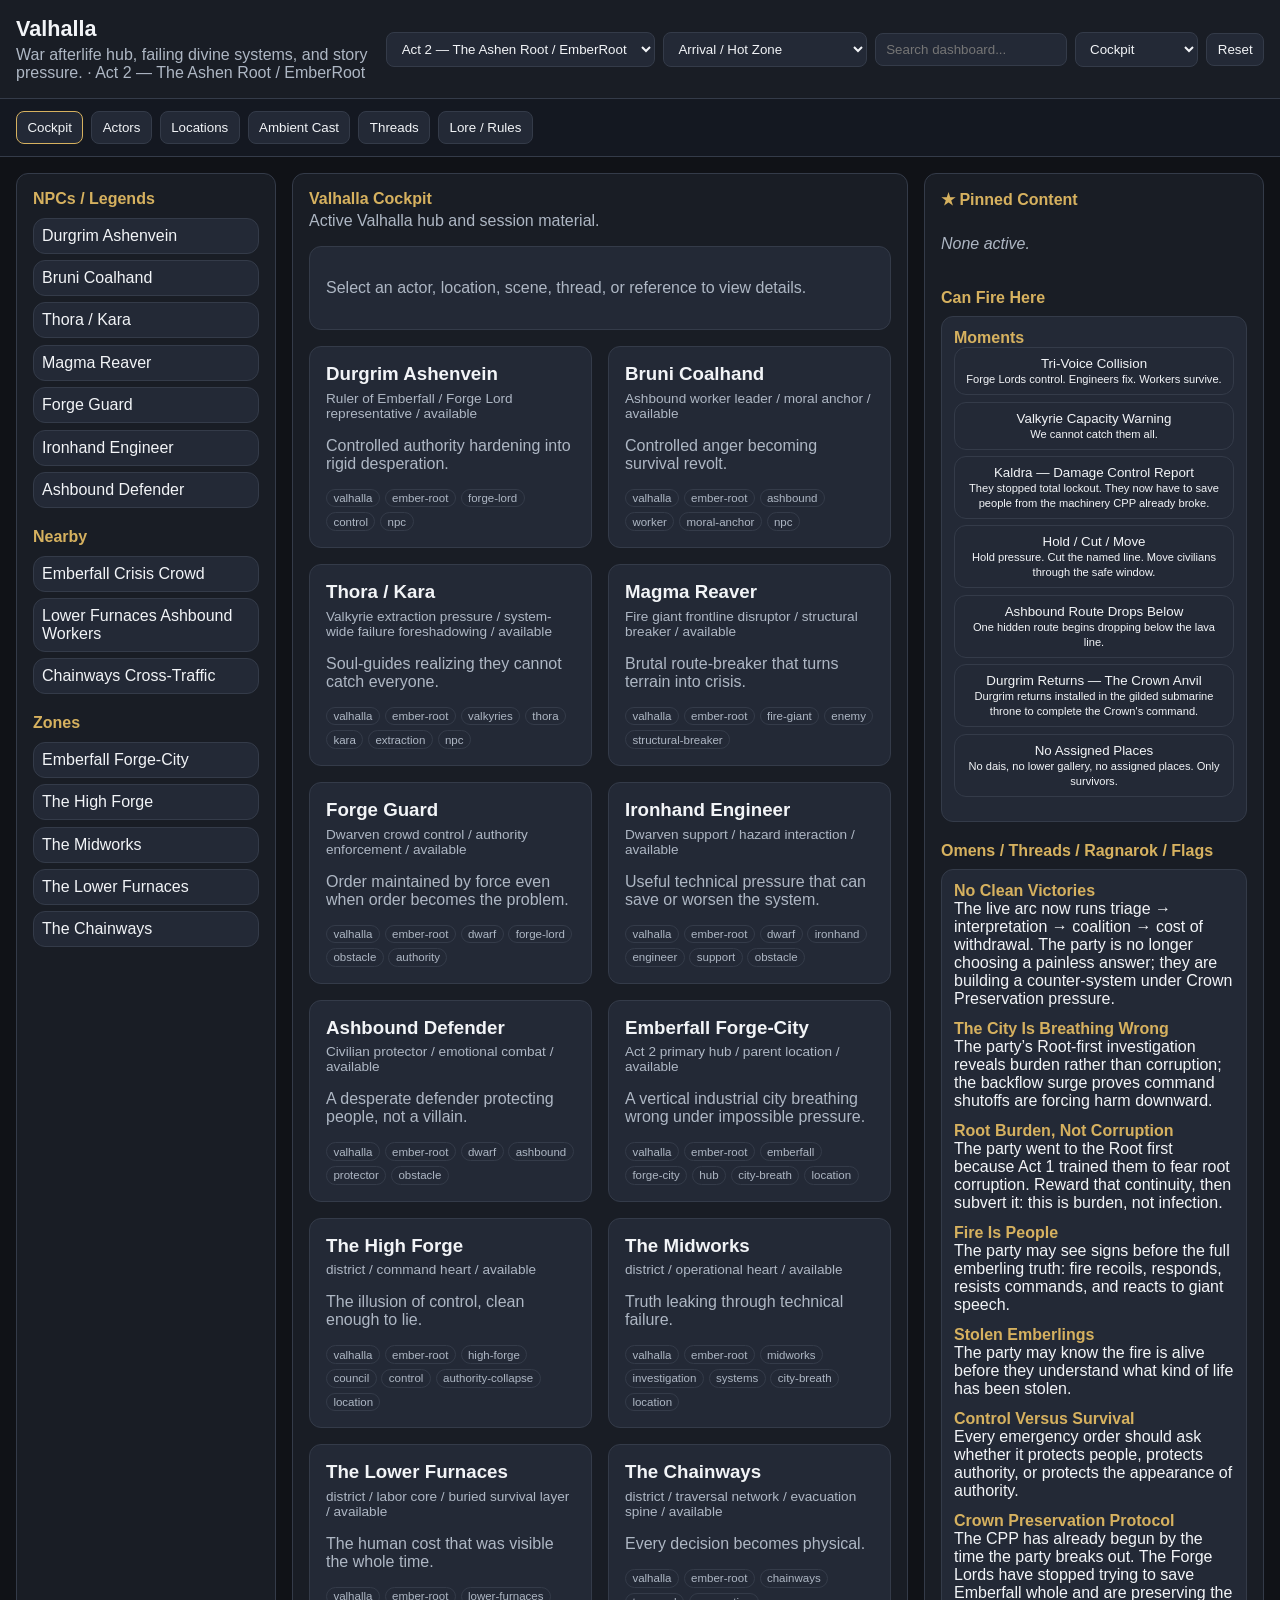
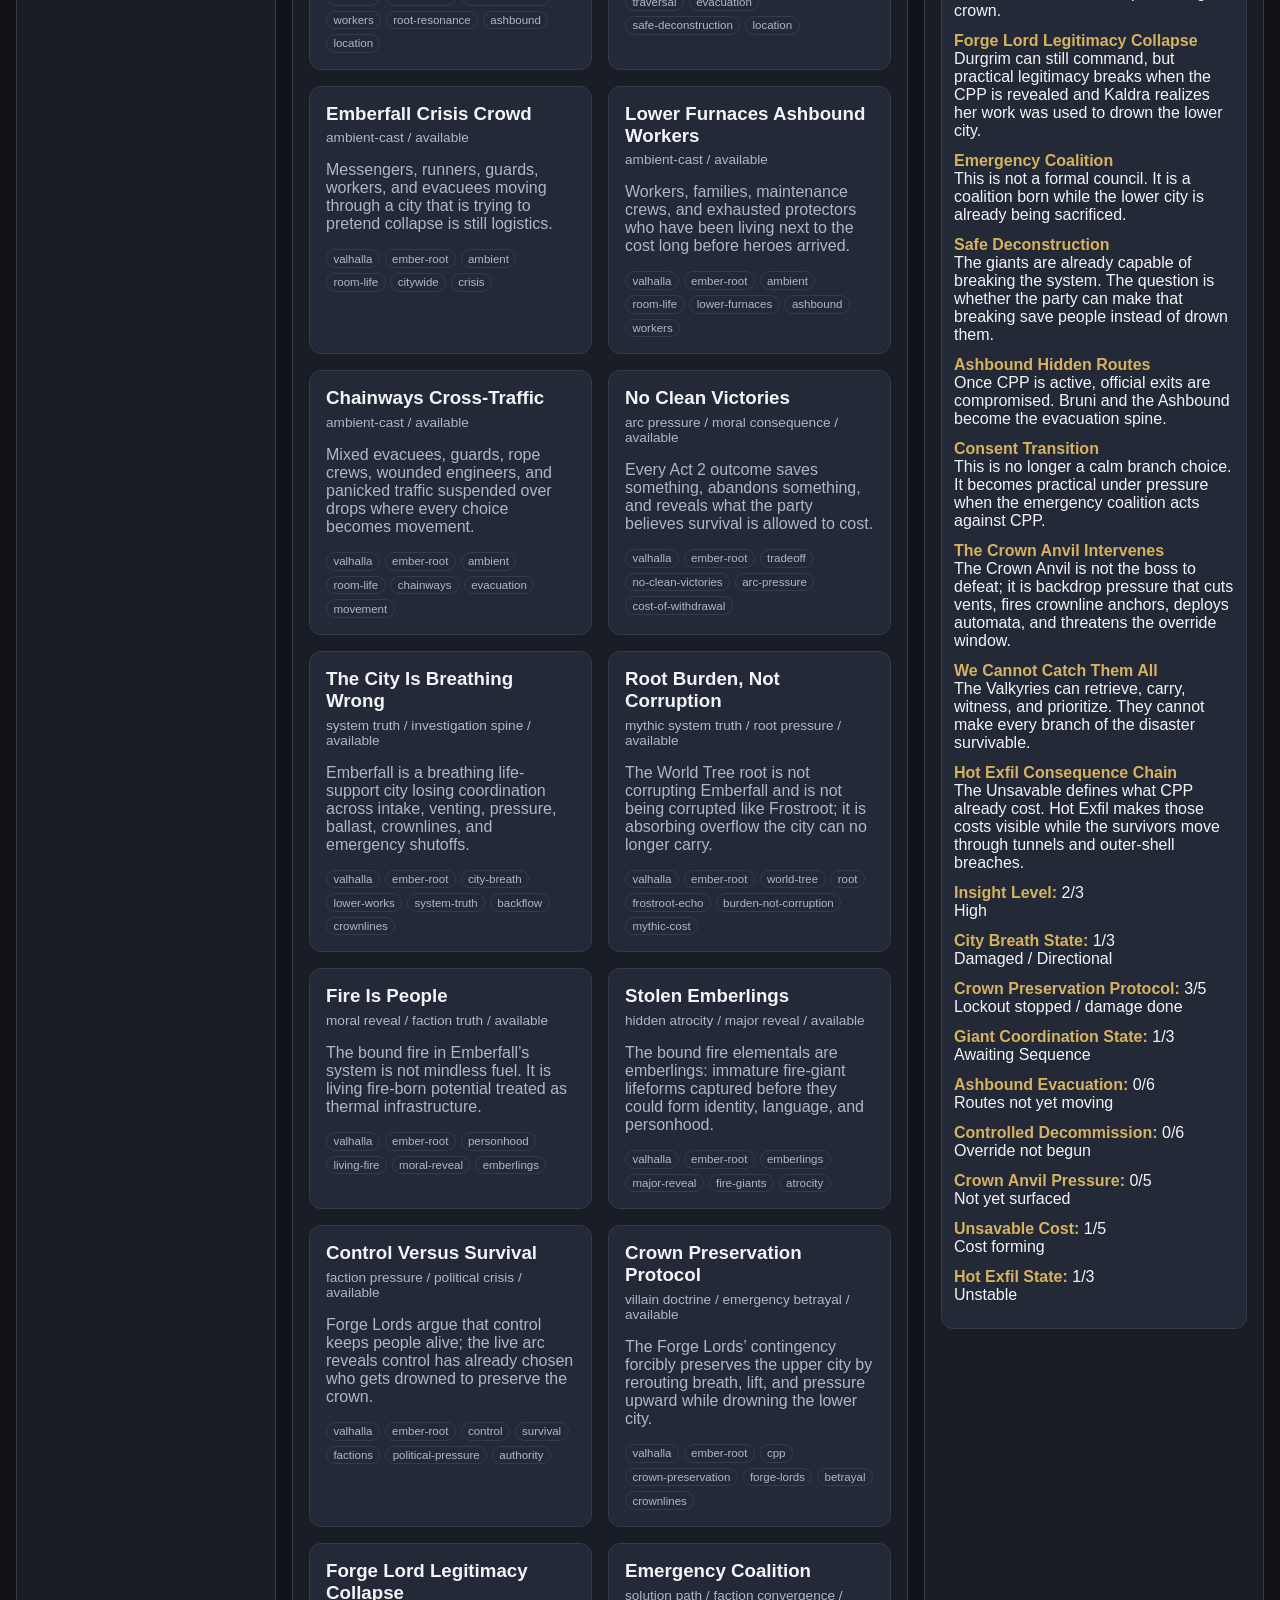
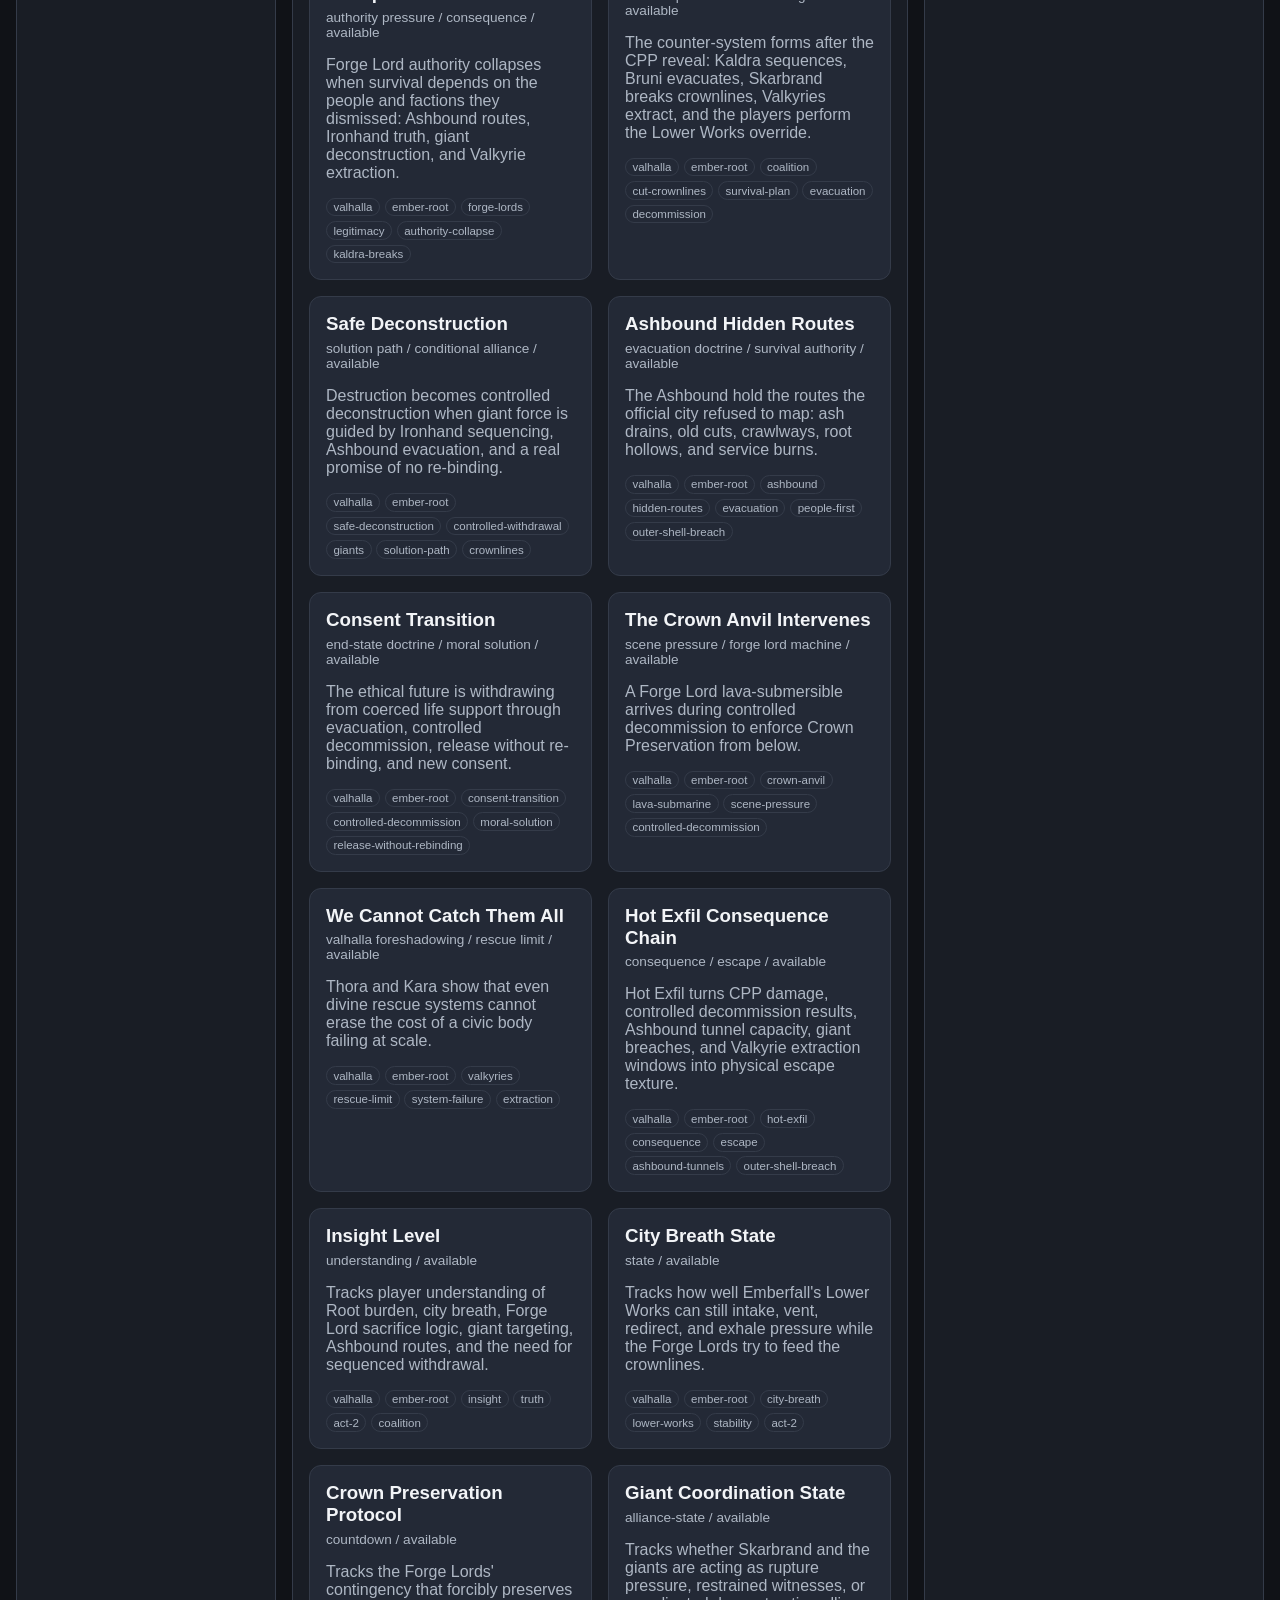
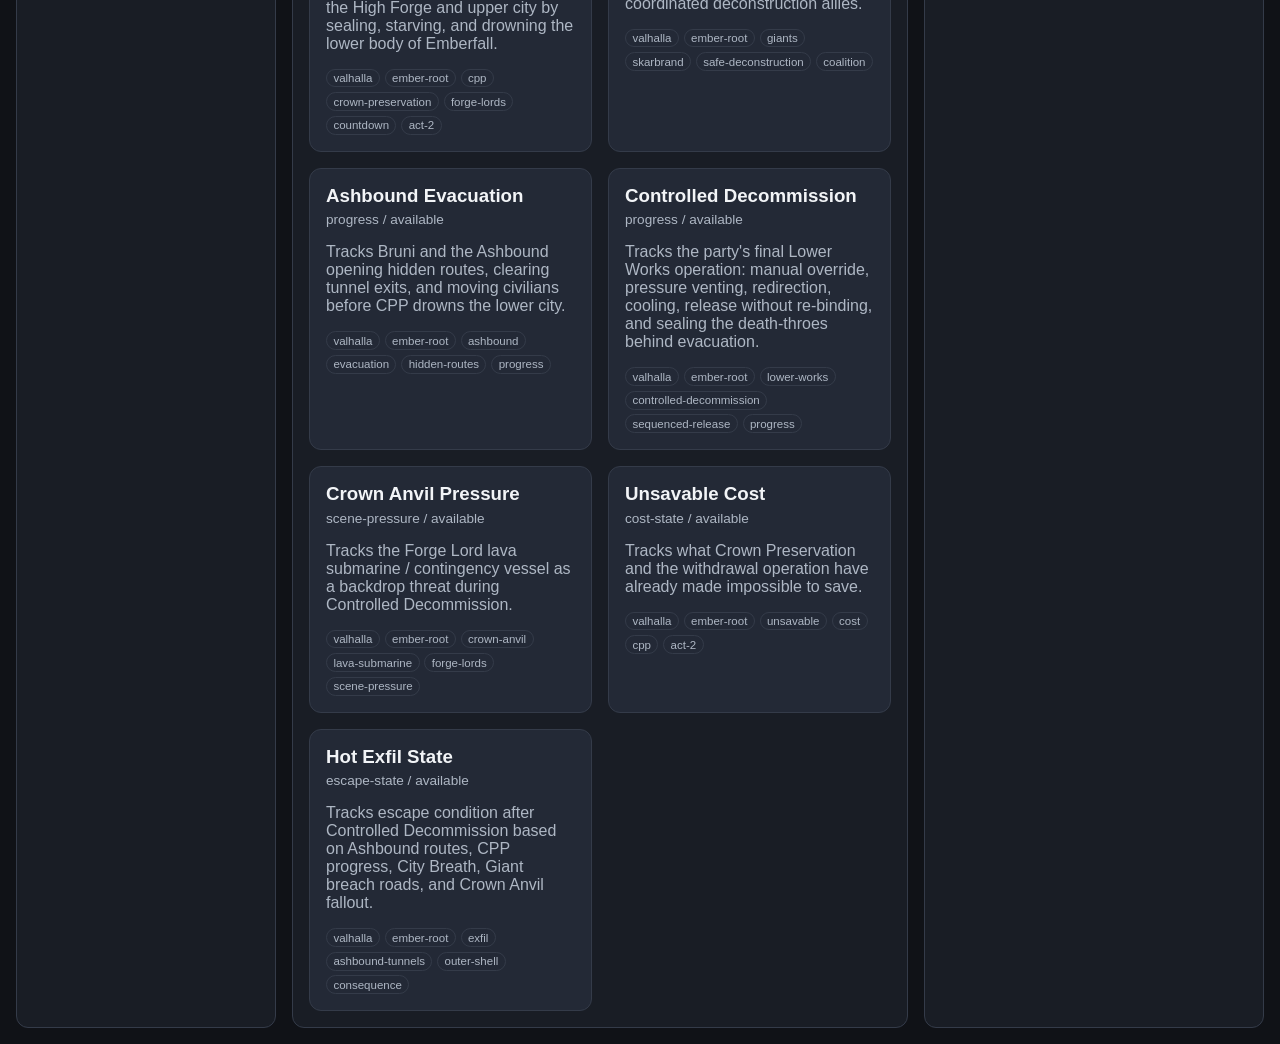
<file: index.html>
<!doctype html>
<html lang="en">
<head>
  <meta charset="utf-8">
  <title>Questforge GM Dashboard</title>
  <meta name="viewport" content="width=device-width, initial-scale=1">
  <link rel="stylesheet" href="css/styles.css">
</head>
<body>
  <header class="top-bar">
    <div>
      <h1 id="campaign-title">Questforge GM Dashboard</h1>
      <p id="campaign-subtitle">People first. Place second. Arc third. Mechanics in reference.</p>
    </div>

    <div class="top-controls">
      <label>
        <span class="sr-only">Arc</span>
        <select id="arc-select" aria-label="Arc selector"></select>
      </label>

      <label>
        <span class="sr-only">Story Gate</span>
        <select id="visibility-gate-select" aria-label="Story visibility gate"></select>
      </label>

      <label>
        <span class="sr-only">Search</span>
        <input id="search-input" type="search" placeholder="Search dashboard...">
      </label>

      <select id="view-filter" aria-label="View filter">
        <option value="cockpit">Cockpit</option>
        <option value="actors">Actors</option>
        <option value="locations">Locations</option>
        <option value="ambientCast">Ambient Cast</option>
        <option value="threads">Threads</option>
        <option value="references">Lore / Rules</option>
      </select>

      <button id="reset-filters">Reset</button>
    </div>
  </header>

  <nav class="tabs" aria-label="Dashboard tabs">
    <button class="tab-button active" data-tab="cockpit">Cockpit</button>
    <button class="tab-button" data-tab="actors">Actors</button>
    <button class="tab-button" data-tab="locations">Locations</button>
    <button class="tab-button" data-tab="ambientCast">Ambient Cast</button>
    <button class="tab-button" data-tab="threads">Threads</button>
    <button class="tab-button" data-tab="references">Lore / Rules</button>
  </nav>
  
<button id="mobile-left-toggle" class="mobile-drawer-toggle mobile-left-toggle" type="button">
  People / Places
</button>

<button id="mobile-right-toggle" class="mobile-drawer-toggle mobile-right-toggle" type="button">
  Fire / Pressure
</button>

  <main class="dashboard-shell">
    <aside class="left-rail">
      <section>
        <h2 id="actors-label">Actors</h2>
        <div id="active-actors" class="rail-list"></div>
      </section>

      <section>
        <h2>Nearby</h2>
        <div id="ambient-cast-list" class="rail-list">
          <p class="empty-state">Select a location to see who is nearby.</p>
        </div>
      </section>

      <section>
        <h2 id="locations-label">Locations</h2>
        <div id="active-locations" class="rail-list"></div>
      </section>
    </aside>

    <section class="main-panel">
      <section class="panel-header">
        <h2 id="main-panel-title">Cockpit</h2>
        <p id="main-panel-subtitle">Active session material.</p>
      </section>
    
      <section id="center-detail-panel" class="center-detail-panel">
        <p>Select an actor, location, scene, thread, or reference to view details.</p>
      </section>
    
      <section id="card-grid" class="card-grid"></section>
    </section>

    <aside class="right-panel">
      <section>
        <h2>★ Pinned Content</h2>
        <div id="pinned-items" class="rail-list pinned-list">
          <p class="empty-state">No runtime pins.</p>
        </div>
      </section>

      <section>
        <h2>Can Fire Here</h2>
        <div id="fireables-panel" class="story-pressure">
          <p>Select a location to see available scenes and moments.</p>
        </div>
      </section>

       <section>
        <h2 id="pressure-label">Threads / Trackers</h2>
        <div id="pressure-panel" class="story-pressure">
          <p>Active pressure appears here.</p>
        </div>
      </section>   
    </aside>
  </main>

  <script type="module" src="js/app.js"></script>
</body>
</html>
</file>
<file: css/styles.css>
:root {
  --bg: #101217;
  --panel: #191d25;
  --panel-soft: #232936;
  --text: #f2f4f7;
  --muted: #aeb7c4;
  --line: #343b49;
  --accent: #d6b15f;
  --danger: #c66b6b;
  --ok: #86a873;
}

* {
  box-sizing: border-box;
}

body {
  margin: 0;
  background: var(--bg);
  color: var(--text);
  font-family: Arial, Helvetica, sans-serif;
}

.sr-only {
  position: absolute;
  left: -9999px;
}

.top-bar {
  display: flex;
  justify-content: space-between;
  gap: 1rem;
  align-items: center;
  padding: 1rem;
  background: var(--panel);
  border-bottom: 1px solid var(--line);
}

.top-bar h1 {
  margin: 0;
  font-size: 1.35rem;
}

.top-bar p {
  margin: 0.25rem 0 0;
  color: var(--muted);
}

.top-controls {
  display: flex;
  gap: 0.5rem;
  align-items: center;
}

input,
select,
button {
  padding: 0.5rem 0.65rem;
  border: 1px solid var(--line);
  border-radius: 0.5rem;
  background: var(--panel-soft);
  color: var(--text);
}

button {
  cursor: pointer;
}

button:hover,
.tab-button.active {
  border-color: var(--accent);
}

.tabs {
  display: flex;
  flex-wrap: wrap;
  gap: 0.5rem;
  padding: 0.75rem 1rem;
  border-bottom: 1px solid var(--line);
  background: #141821;
}

.dashboard-shell {
  display: grid;
  grid-template-columns: 260px 1fr 340px;
  gap: 1rem;
  padding: 1rem;
}

.left-rail,
.main-panel,
.right-panel {
  min-height: calc(100vh - 160px);
  padding: 1rem;
  background: var(--panel);
  border: 1px solid var(--line);
  border-radius: 0.75rem;
}

.left-rail section,
.right-panel section {
  margin-bottom: 1.25rem;
}

.left-rail h2,
.right-panel h2,
.panel-header h2 {
  margin: 0 0 0.6rem;
  color: var(--accent);
  font-size: 1rem;
}

.panel-header p {
  margin-top: -0.35rem;
  color: var(--muted);
}

.rail-list {
  display: grid;
  gap: 0.4rem;
}

.rail-item,
.card,
.detail-panel,
.story-pressure {
  background: var(--panel-soft);
  border: 1px solid var(--line);
  border-radius: 0.75rem;
}


.rail-item {
  padding: 0.5rem;
  cursor: pointer;
}

.rail-item:hover,
.card:hover {
  border-color: var(--accent);
}

.card-grid {
  display: grid;
  grid-template-columns: repeat(auto-fill, minmax(230px, 1fr));
  gap: 1rem;
}

.card {
  padding: 1rem;
  cursor: pointer;
}

.card h3 {
  margin: 0 0 0.35rem;
}

.card .meta {
  margin-bottom: 0.5rem;
  color: var(--muted);
  font-size: 0.85rem;
}

.card p,
.detail-panel p,
.center-detail-panel p,
.story-pressure p {
  color: var(--muted);
}

.tag-row {
  display: flex;
  flex-wrap: wrap;
  gap: 0.3rem;
  margin-top: 0.65rem;
}

.tag {
  padding: 0.15rem 0.4rem;
  border: 1px solid var(--line);
  border-radius: 999px;
  color: var(--muted);
  font-size: 0.72rem;
}

.center-detail-panel {
  margin-bottom: 1rem;
  padding: 1rem;
  background: var(--panel-soft);
  border: 1px solid var(--line);
  border-radius: 0.75rem;
}

.center-detail-panel h3 {
  margin-top: 0;
}

.center-detail-panel p {
  color: var(--muted);
}

.detail-panel,
.story-pressure {
  padding: 0.75rem;
}

.detail-panel h3,
.story-pressure h3 {
  margin-top: 0;
}

.detail-field {
  margin-bottom: 0.75rem;
}

.detail-field strong {
  color: var(--accent);
}

.empty-state {
  color: var(--muted);
  font-style: italic;
}

@media (max-width: 1100px) {
  .dashboard-shell {
    grid-template-columns: 1fr;
  }

  .left-rail,
  .main-panel,
  .right-panel {
    min-height: auto;
  }

  .top-bar {
    flex-direction: column;
    align-items: stretch;
  }

  .top-controls {
    flex-wrap: wrap;
  }
}

.detail-collapse-button {
  float: right;
  margin-left: 0.75rem;
  margin-bottom: 0.5rem;
  font-size: 0.85rem;
}

.read-aloud-block {
  font-size: 1.05rem;
  line-height: 1.5;
}

.read-aloud-line {
  margin: 0.45rem 0;
  padding-left: 0.75rem;
}

.read-aloud-narration {
  border-left: 3px solid currentColor;
  opacity: 0.9;
  font-style: italic;
}

.read-aloud-speech {
  border-left: 3px solid currentColor;
  font-weight: 600;
}

.read-aloud-speech::before {
  content: "“";
}

.read-aloud-speech::after {
  content: "”";
}

.read-aloud-speaker {
  font-weight: 700;
  text-transform: uppercase;
  font-size: 0.78rem;
  letter-spacing: 0.04em;
  margin-right: 0.35rem;
}

.scene-run-block {
  border: 1px solid var(--line);
  border-radius: 0.75rem;
  padding: 0.75rem;
  background: rgba(255, 255, 255, 0.03);
}

.scripted-moment-card {
  margin-top: 0.75rem;
  padding-top: 0.6rem;
  border-top: 1px solid var(--line);
}

.scripted-moment-cue,
.scripted-moment-purpose {
  margin-left: 0.75rem;
  color: var(--muted);
  font-size: 0.86rem;
  line-height: 1.35;
}

.scripted-moment-cue strong,
.scripted-moment-purpose strong {
  color: var(--accent);
}

.location-description-block {
  border: 1px solid var(--line);
  border-left: 4px solid var(--accent);
  border-radius: 0.75rem;
  padding: 0.75rem;
  background: rgba(255, 255, 255, 0.03);
}

.establishing-shot-block p {
  margin: 0.45rem 0 0;
  font-size: 1.02rem;
  line-height: 1.5;
  color: var(--text);
}

.sensory-block ul {
  margin: 0.45rem 0 0;
  padding-left: 1.25rem;
}

.sensory-block li {
  margin-bottom: 0.3rem;
  color: var(--muted);
}

.actor-lines-block {
  border: 1px solid var(--line);
  border-left: 4px solid var(--accent);
  border-radius: 0.75rem;
  padding: 0.75rem;
  background: rgba(255, 255, 255, 0.03);
}

.actor-quick-line {
  margin-bottom: 0.45rem;
  font-weight: 600;
}

.ambient-cast-delivery-block {
  margin-top: 0.75rem;
}

.ambient-cast-hook-line {
  color: var(--text);
}

.visibility-gate-note {
  color: var(--muted);
  font-size: 0.85rem;
}

#visibility-gate-select {
  min-width: 190px;
}

.mobile-drawer-toggle {
  display: none;
}

/* ============================================================
   Phone Cockpit Mode
   Target: Galaxy S23 Ultra / large phones / narrow table use
   ============================================================ */

@media (max-width: 700px) {
  body {
    font-size: 15px;
  }

  .top-bar {
    padding: 0.75rem;
    gap: 0.65rem;
  }

  .top-bar h1 {
    font-size: 1.05rem;
    line-height: 1.2;
  }

  .top-bar p {
    font-size: 0.82rem;
    line-height: 1.3;
  }

  .top-controls {
    display: grid;
    grid-template-columns: 1fr;
    gap: 0.45rem;
    width: 100%;
  }

  .top-controls label,
  .top-controls input,
  .top-controls select,
  .top-controls button,
  #search-input,
  #view-filter,
  #arc-select,
  #reset-filters {
    width: 100%;
  }

  input,
  select,
  button {
    min-height: 44px;
    font-size: 1rem;
  }

  .tabs {
    position: sticky;
    top: 0;
    z-index: 20;
    flex-wrap: nowrap;
    overflow-x: auto;
    gap: 0.4rem;
    padding: 0.5rem 0.75rem;
    scrollbar-width: thin;
  }

  .tab-button {
    flex: 0 0 auto;
    min-height: 40px;
    white-space: nowrap;
    font-size: 0.9rem;
  }

 .dashboard-shell {
   display: block;
   padding: 0.75rem;
 }

 .mobile-drawer-toggle {
   display: block;
   position: fixed;
   top: 48%;
   z-index: 60;
   min-height: 44px;
   padding: 0.65rem 0.45rem;
   border-color: var(--accent);
   writing-mode: vertical-rl;
   text-orientation: mixed;
   opacity: 0.95;
 }

 .mobile-left-toggle {
   left: 0;
   border-radius: 0 0.5rem 0.5rem 0;
 }

 .mobile-right-toggle {
   right: 0;
   border-radius: 0.5rem 0 0 0.5rem;
 }

 .left-rail,
 .right-panel {
   position: fixed;
   top: 0;
   bottom: 0;
   z-index: 50;
   width: min(86vw, 340px);
   max-width: 340px;
   overflow-y: auto;
   border-radius: 0;
   transition: transform 180ms ease;
 }

 .left-rail {
   left: 0;
   transform: translateX(-100%);
 }

 .right-panel {
   right: 0;
   transform: translateX(100%);
 }

 body.mobile-left-open .left-rail {
   transform: translateX(0);
 }

 body.mobile-right-open .right-panel {
   transform: translateX(0);
 }

 body.mobile-left-open .mobile-left-toggle,
 body.mobile-right-open .mobile-right-toggle {
   opacity: 1;
 }

 .main-panel {
   min-height: auto;
 }

  .left-rail,
  .main-panel,
  .right-panel {
    padding: 0.75rem;
    border-radius: 0.65rem;
    min-height: auto;
  }

  .left-rail section,
  .right-panel section {
    margin-bottom: 0.9rem;
  }

  .panel-header h2,
  .left-rail h2,
  .right-panel h2 {
    font-size: 0.95rem;
  }

  .panel-header p {
    font-size: 0.85rem;
  }

  .center-detail-panel {
    padding: 0.75rem;
    margin-bottom: 0.75rem;
    border-radius: 0.65rem;
  }

  .card-grid {
    grid-template-columns: 1fr;
    gap: 0.75rem;
  }

  .card {
    padding: 0.8rem;
    border-radius: 0.65rem;
  }

  .card h3 {
    font-size: 1rem;
  }

  .card .meta {
    font-size: 0.78rem;
  }

  .rail-list {
    gap: 0.35rem;
  }

  .rail-item {
    min-height: 42px;
    padding: 0.55rem 0.65rem;
    font-size: 0.92rem;
  }

  .story-pressure,
  .detail-panel {
    padding: 0.65rem;
    border-radius: 0.65rem;
  }

  .detail-field {
    margin-bottom: 0.65rem;
  }

  .read-aloud-block {
    font-size: 1rem;
    line-height: 1.45;
  }

  .read-aloud-line {
    padding-left: 0.6rem;
  }

  .scene-run-block,
  .location-description-block,
  .actor-lines-block {
    padding: 0.65rem;
    border-radius: 0.65rem;
  }

  .answer-moments-block,
  .rumor-answers-block,
  .outcome-shift-block,
  .skill-gates-block {
    border: 1px solid var(--line);
    border-radius: 0.75rem;
    padding: 0.75rem;
    background: rgba(255, 255, 255, 0.03);
  }

  .scripted-moment-cue,
  .scripted-moment-purpose {
    margin-left: 0.6rem;
    font-size: 0.8rem;
  }

  .tag-row {
    gap: 0.25rem;
  }

  .tag {
    font-size: 0.66rem;
  }

  .detail-action-row {
    justify-content: stretch;
  }

  .detail-action-row button {
    flex: 1 1 auto;
  }
}
</file>
